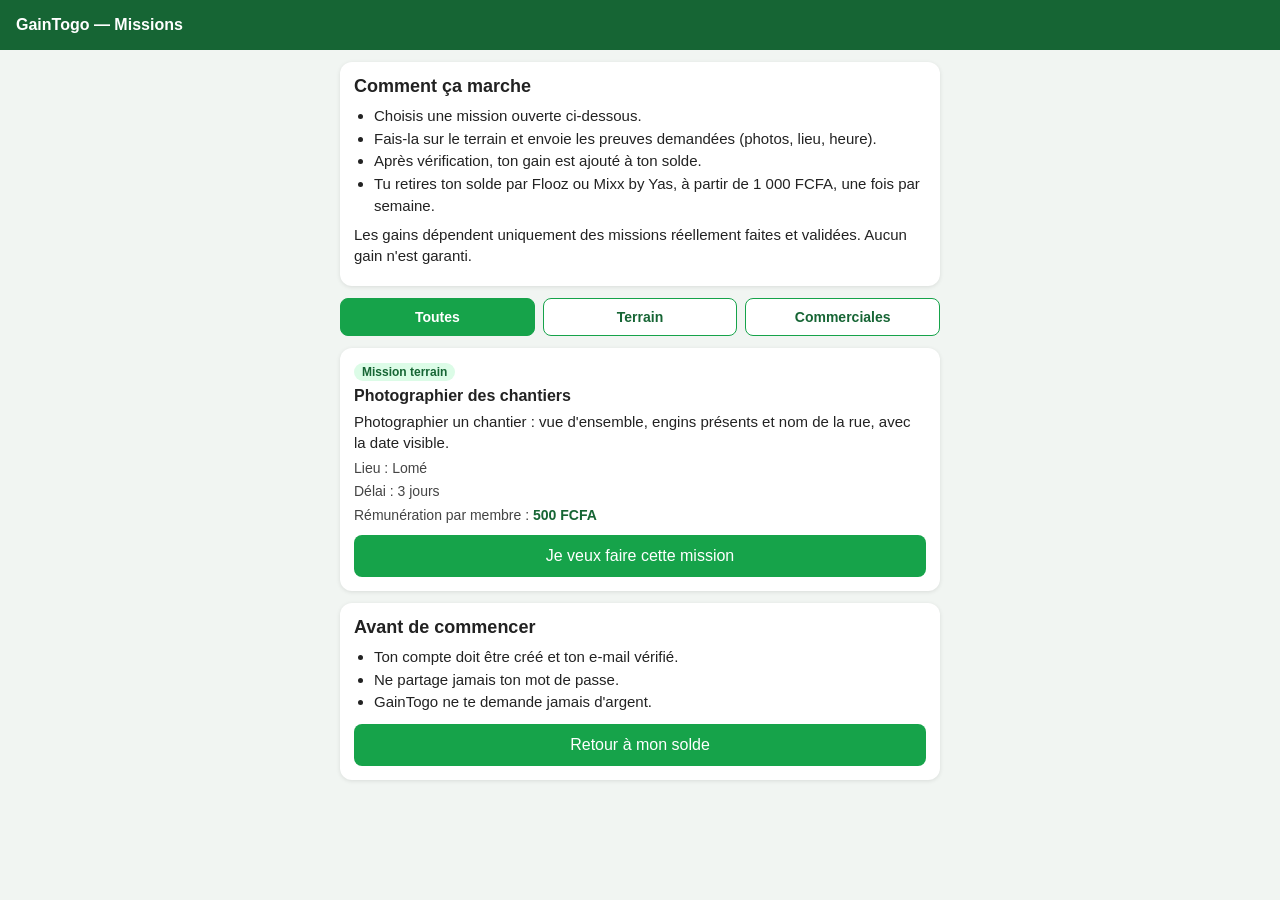
<file: missions.html>
<!DOCTYPE html>
<html lang="fr">
<head>
<meta charset="UTF-8">
<meta name="viewport" content="width=device-width, initial-scale=1">
<title>GainTogo - Missions</title>
<style>
  body { font-family: Arial, sans-serif; margin: 0; background: #f1f5f2; color: #222; }
  header { background: #166534; color: #fff; padding: 16px; }
  main { padding: 12px; max-width: 600px; margin: auto; }
  .carte { background: #fff; border-radius: 12px; padding: 14px; margin-bottom: 12px; box-shadow: 0 1px 4px rgba(0,0,0,.1); }
  h2 { margin: 0 0 8px; font-size: 18px; }
  h3 { margin: 0 0 6px; font-size: 16px; }
  p { margin: 6px 0; font-size: 15px; line-height: 1.4; }
  ul { margin: 6px 0; padding-left: 20px; font-size: 15px; line-height: 1.5; }
  .prix { color: #166534; font-weight: bold; }
  .cat { display: inline-block; padding: 2px 8px; border-radius: 999px; font-size: 12px; font-weight: bold; margin-bottom: 6px; }
  .terrain { background: #dcfce7; color: #166534; }
  .commerciale { background: #fef3c7; color: #92400e; }
  .info { font-size: 14px; color: #444; margin: 4px 0; }
  .filtres { display: flex; gap: 8px; margin-bottom: 12px; }
  .filtre { flex: 1; padding: 10px 4px; font-size: 14px; border: 1px solid #16a34a; border-radius: 8px; background: #fff; color: #166534; font-weight: bold; }
  .filtre.actif { background: #16a34a; color: #fff; }
  .btn { display: block; text-align: center; padding: 12px; margin-top: 10px; font-size: 16px; border-radius: 8px; background: #16a34a; color: #fff; text-decoration: none; }
  a { color: #166534; }
</style>
</head>
<body>
<header><strong>GainTogo — Missions</strong></header>
<main>
  <div class="carte">
    <h2>Comment ça marche</h2>
    <ul>
      <li>Choisis une mission ouverte ci-dessous.</li>
      <li>Fais-la sur le terrain et envoie les preuves demandées (photos, lieu, heure).</li>
      <li>Après vérification, ton gain est ajouté à ton solde.</li>
      <li>Tu retires ton solde par Flooz ou Mixx by Yas, à partir de 1 000 FCFA, une fois par semaine.</li>
    </ul>
    <p>Les gains dépendent uniquement des missions réellement faites et validées. Aucun gain n'est garanti.</p>
  </div>

  <div class="filtres">
    <button class="filtre actif" data-f="toutes">Toutes</button>
    <button class="filtre" data-f="terrain">Terrain</button>
    <button class="filtre" data-f="commerciale">Commerciales</button>
  </div>

  <div id="liste"></div>

  <div class="carte">
    <h2>Avant de commencer</h2>
    <ul>
      <li>Ton compte doit être créé et ton e-mail vérifié.</li>
      <li>Ne partage jamais ton mot de passe.</li>
      <li>GainTogo ne te demande jamais d'argent.</li>
    </ul>
    <a class="btn" href="./dashboard.html">Retour à mon solde</a>
  </div>
</main>

<script>
// Pour modifier la page : changer cette liste, puis enregistrer le fichier sur GitHub.
// categorie : "terrain" ou "commerciale"
// etat : "ouverte" (affichée) ou "complete" (cachée)
const MISSIONS = [
  {
    categorie: "terrain",
    titre: "Photographier des chantiers",
    description: "Photographier un chantier : vue d'ensemble, engins présents et nom de la rue, avec la date visible.",
    localisation: "Lomé",
    delai: "3 jours",
    paiement: 500,
    etat: "ouverte"
  }
];

// Numéro WhatsApp de GainTogo, au format international sans le +.
// Laisse vide pour cacher le bouton.
const WHATSAPP = "22890426482";

const NOMS = { terrain: "Mission terrain", commerciale: "Mission commerciale" };
const liste = document.getElementById("liste");
let filtre = "toutes";

function ajouter(parent, balise, texte, classe) {
  const el = document.createElement(balise);
  el.textContent = texte;
  if (classe) el.className = classe;
  parent.appendChild(el);
  return el;
}

function afficher() {
  liste.innerHTML = "";
  const visibles = MISSIONS.filter(function (m) {
    return m.etat === "ouverte" && (filtre === "toutes" || m.categorie === filtre);
  });

  if (visibles.length === 0) {
    const c = document.createElement("div");
    c.className = "carte";
    ajouter(c, "p", "Aucune mission ouverte pour le moment dans cette catégorie. Reviens bientôt.");
    liste.appendChild(c);
    return;
  }

  visibles.forEach(function (m) {
    const c = document.createElement("div");
    c.className = "carte";
    ajouter(c, "span", NOMS[m.categorie] || "Mission", "cat " + (m.categorie === "commerciale" ? "commerciale" : "terrain"));
    ajouter(c, "h3", m.titre);
    ajouter(c, "p", m.description);
    if (m.localisation) ajouter(c, "p", "Lieu : " + m.localisation, "info");
    if (m.delai) ajouter(c, "p", "Délai : " + m.delai, "info");
    const p = ajouter(c, "p", "Rémunération par membre : ", "info");
    ajouter(p, "span", Number(m.paiement).toLocaleString("fr-FR") + " FCFA", "prix");

    if (WHATSAPP) {
      const a = document.createElement("a");
      a.className = "btn";
      a.textContent = "Je veux faire cette mission";
      a.href = "https://wa.me/" + WHATSAPP + "?text=" +
        encodeURIComponent("GainTogo - Bonjour, je veux faire la mission : " + m.titre);
      c.appendChild(a);
    }
    liste.appendChild(c);
  });
}

document.querySelectorAll(".filtre").forEach(function (b) {
  b.onclick = function () {
    filtre = b.getAttribute("data-f");
    document.querySelectorAll(".filtre").forEach(function (x) { x.classList.remove("actif"); });
    b.classList.add("actif");
    afficher();
  };
});

afficher();
</script>
</body>
</html>
</file>
